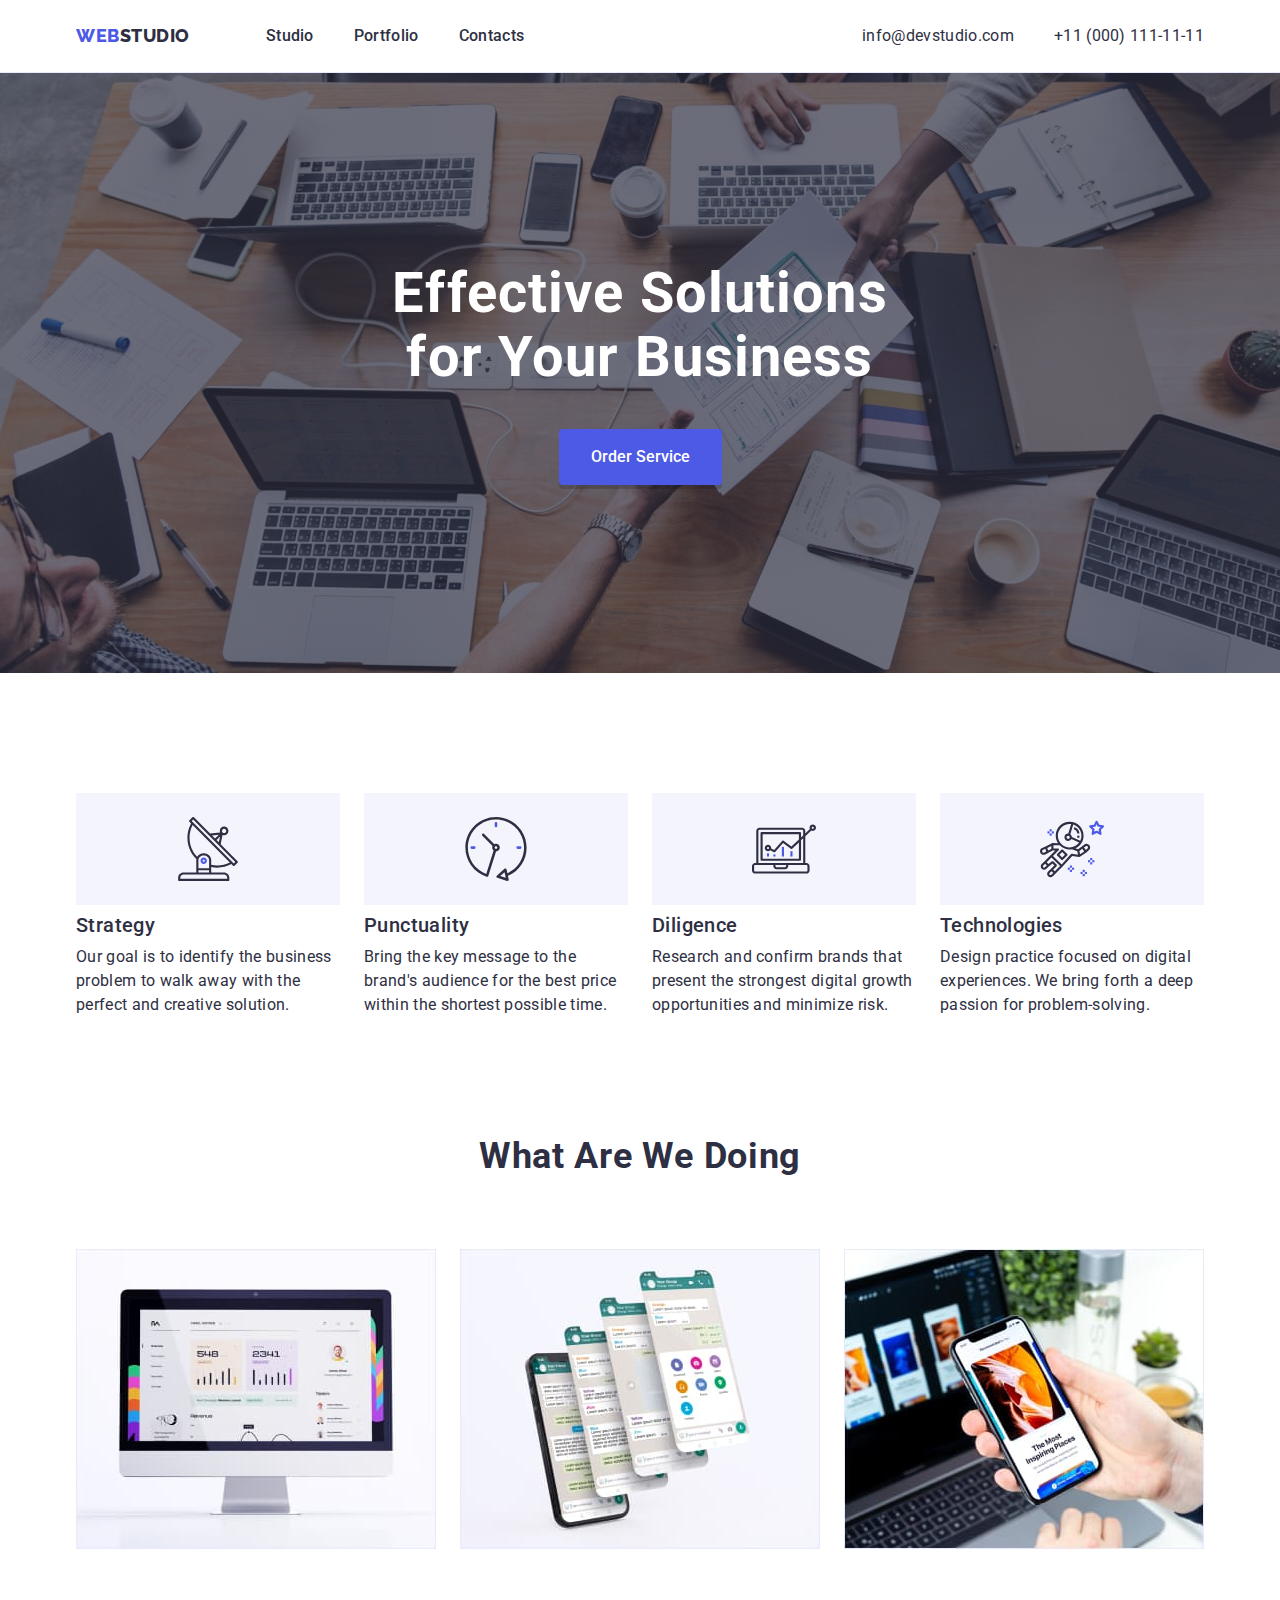
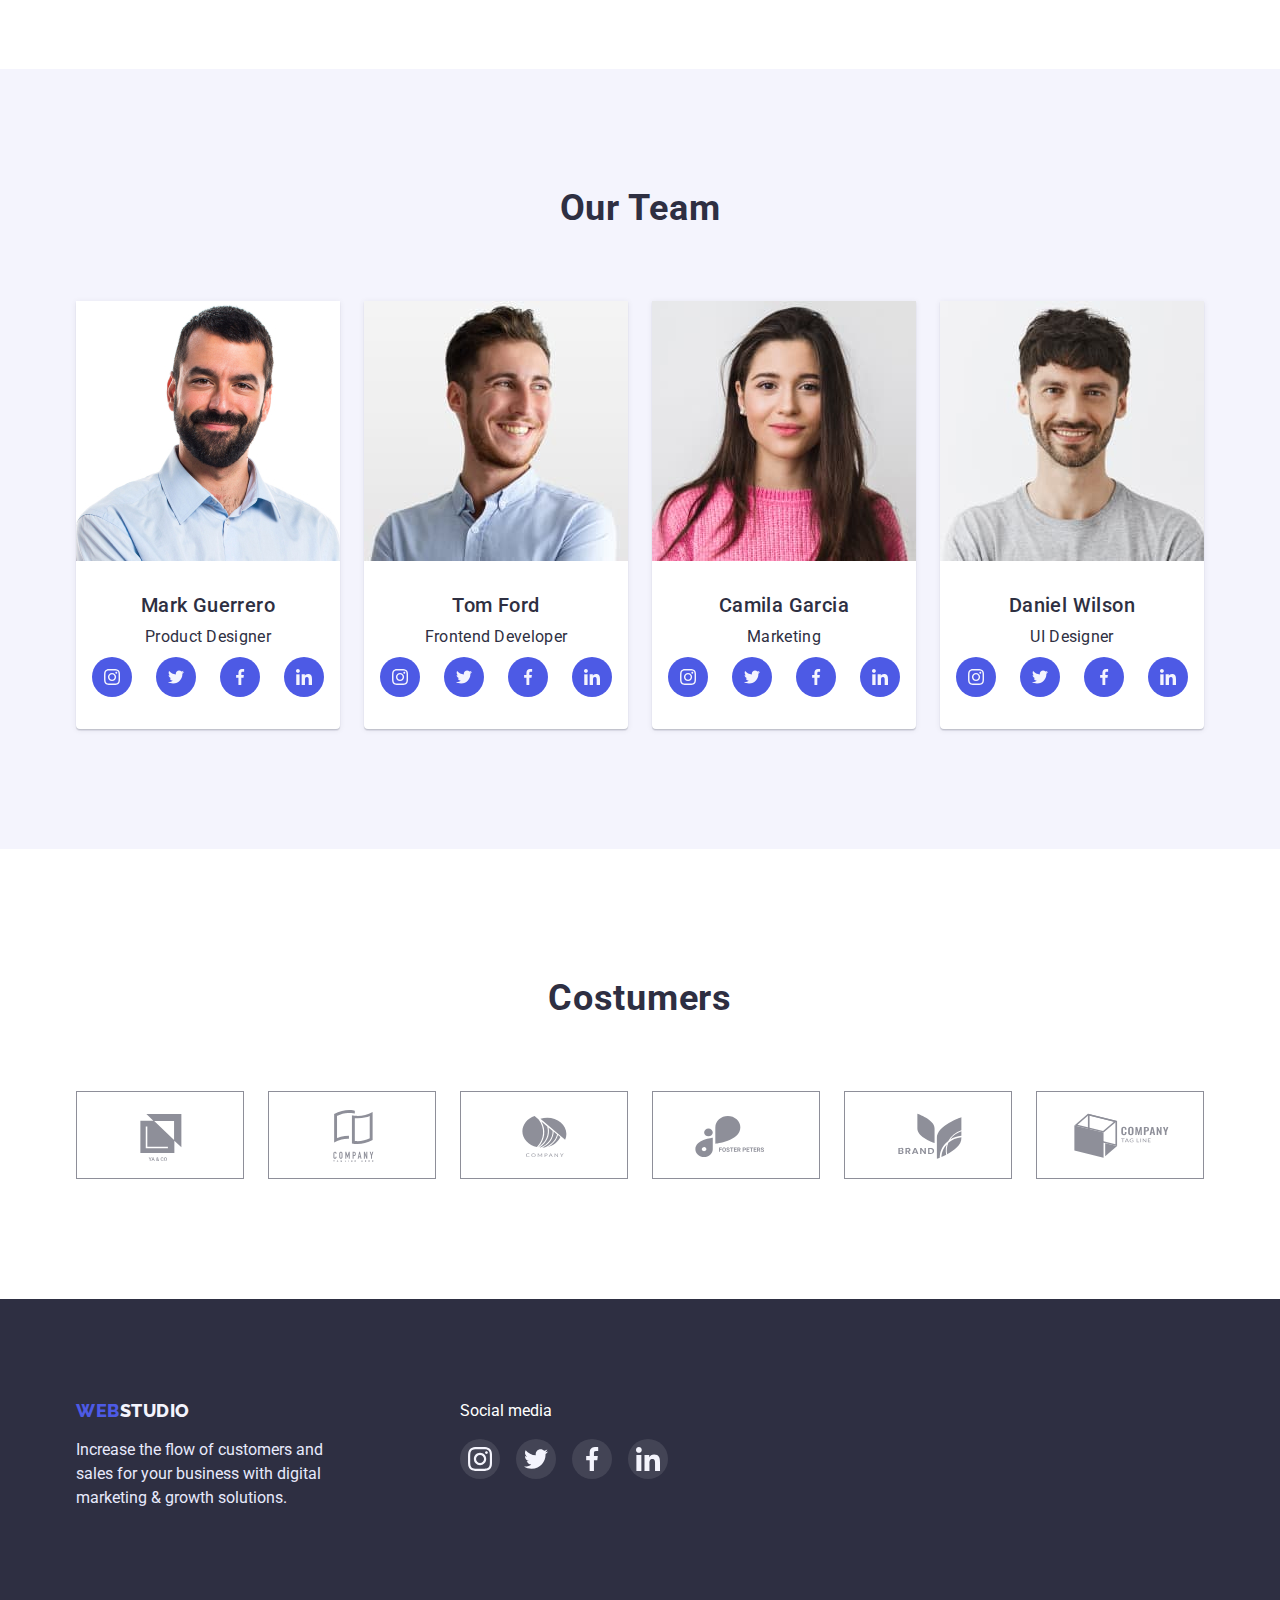
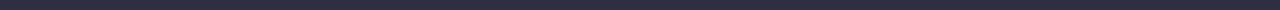
<file: index.html>
<!DOCTYPE html>
<html lang="en">
<head>
    <meta charset="UTF-8">
    <meta http-equiv="X-UA-Compatible" content="IE=edge">
    <meta name="viewport" content="width=device-width, initial-scale=1.0">
    <title>WebStudio</title>
    <link rel="preconnect" href="https://fonts.googleapis.com">
    <link rel="preconnect" href="https://fonts.gstatic.com" crossorigin>
    <link href="https://fonts.googleapis.com/css2?family=Raleway:wght@800&family=Roboto:wght@400;500;700;900&display=swap"
        rel="stylesheet">  
    <link rel="stylesheet" href="https://cdnjs.cloudflare.com/ajax/libs/modern-normalize/1.0.0/modern-normalize.min.css" >
    <link rel="stylesheet" href="./css/styles.css">
</head>
<body>
    <header class="head">
        <div class="container head-content ">
            <nav class="nav-content">
                <a class="logo link" href="./index.html"><span class="logo-web"> Web</span>Studio</a>
                <ul class="nav-list list">
                    <li class="nav-item"> <a class="link" href="">Studio</a></li>
                    <li class="nav-item"> <a class="link" href="./portfolio.html">Portfolio</a></li>
                    <li class="nav-item"> <a class="link" href="">Contacts</a></li>
                </ul>
            </nav>
            <address class="contacts list ">
                <ul class="contacts-list ">
                    <li class="contacts-item"> <a class="link mail" href="mailto:info@devstudio.com">info@devstudio.com</a></li>
                    <li class="contacts-item"><a class="link tel" href="tel:+110001111111">+11 (000) 111-11-11</a></li>
                </ul>
            </address>
        </div>
    </header>
    <main class="main-studio">
        <section class="hero">
            <div class="container hero-content">
                <h1 class="hero-title">Effective Solutions for Your Business</h1>
                <button class="hero-button " type="button">Order Service </button> 
            </div>
        </section>
        <section class="main-content">
            <section class="features">
                <div class="container ">
                    <h2 hidden>features</h2>
                    <ul class="features-list list">
                        <li class="features-item"> 
                            <div class="features-content-icon">
                            <svg class="features-icon" width="64" height="64">
                                <use href="./images/sprite.svg#icon-antenna-1" ></use>
                            </svg>
                            </div>
                            <h3 class="features-title">Strategy</h3>
                            <p class="features-subtitle">Our goal is to identify the business
                            problem to walk away with the perfect and creative solution.</p>
                        </li>
                        <li class="features-item">
                            <div class="features-content-icon">
                                <svg class="features-icon"  width="64" height="64">
                                    <use href="./images/sprite.svg#icon-clock-1"></use>
                                </svg>
                            </div>
                            <h3 class="features-title">Punctuality</h3>
                            <p class="features-subtitle">Bring the key message to the brand's audience for the best price within the shortest possible time.</p>
                        </li>
                        <li class="features-item">
                            <div class="features-content-icon">
                                <svg class="features-icon" width="64" height="64">
                                    <use href="./images/sprite.svg#icon-diagram-1" ></use>
                                </svg>
                            </div>
                            <h3 class="features-title">Diligence</h3>
                            <p class="features-subtitle">Research and confirm brands that present the strongest digital growth opportunities and minimize risk.</p>
                        </li>
                        <li class="features-item">
                           <div class="features-content-icon">
                                <svg class="features-icon" width="64" height="64">
                                    <use href="./images/sprite.svg#icon-astronaut-1" ></use>
                                </svg>
                            </div>
                            <h3 class="features-title">Technologies</h3>
                            <p class="features-subtitle">Design practice focused on digital experiences. We bring forth a deep passion for problem-solving.</p>
                        </li>
                    </ul>
                </div>
            </section>
            <section class="work">
                <div class="container">
                    <h2 class="work-title">What are we doing</h2>
                    <ul class="work-list list">
                        <li class="work-item">
                            <img src="./images/work/comp.jpg" alt="computer" width="360" >
                        </li>
                        <li class="work-item">
                            <img src="./images/work/Rectangle.jpg" alt="message" width="360" >
                        </li>
                        <li class="work-item">
                            <img src="./images/work/tel.jpg" alt="result" width="360" >
                        </li>
                    </ul>
                </div>
            </section>
            <section class="team team-content">
                <div class="container">
                    <h2 class="team-title">Our Team</h2>
                    <ul class="team-list list">
                        <li class="team-item ">
                            <img src="./images/team/Mark-Guerrero.jpg" alt="Mark-Guerrero" width="264">
                            <h3 class="team-subtitle">Mark Guerrero</h3>
                            <p class="team-text">Product Designer</p>
                            <ul class="team-social-list">
                                <li>
                                    <a class="team-social-link link" href="">
                                        <svg class="team-social-icon" width="16" height="16">
                                            <use href="./images/sprite.svg#icon-instagram-2"></use>
                                        </svg>
                                    </a>
                                </li>
                                <li>
                                    <a class="team-social-link link" href="">
                                        <svg class="team-social-icon" width="16" height="16">
                                            <use href="./images/sprite.svg#icon-twitter-1"></use>
                                        </svg>
                                    </a>
                                </li>
                                <li>
                                    <a class="team-social-link link" href="">
                                        <svg class="team-social-icon" width="16" height="16">
                                            <use href="./images/sprite.svg#icon-facebook-1"></use>
                                        </svg>
                                    </a>
                                </li>
                                <li>
                                    <a class="team-social-link link" href="">
                                        <svg class="team-social-icon" width="16" height="16">
                                            <use href="./images/sprite.svg#icon-linkedin-1"></use>
                                        </svg>
                                    </a>
                                </li>
                            </ul>
                        </li>
                        <li class="team-item ">
                            <img src="./images/team/Tom-Ford.jpg" alt="Tom-Ford" width="264">
                            <h3 class="team-subtitle">Tom Ford</h3>
                            <p class="team-text">Frontend Developer</p>
                            <ul class="team-social-list">
                                <li>
                                    <a class="team-social-link link" href="">
                                        <svg class="team-social-icon" width="16" height="16">
                                            <use href="./images/sprite.svg#icon-instagram-2"></use>
                                        </svg>
                                    </a>
                                </li>
                                <li>
                                    <a class="team-social-link link" href="">
                                        <svg class="team-social-icon" width="16" height="16">
                                            <use href="./images/sprite.svg#icon-twitter-1"></use>
                                        </svg>
                                    </a>
                                </li>
                                <li>
                                    <a class="team-social-link link" href="">
                                        <svg class="team-social-icon" width="16" height="16">
                                            <use href="./images/sprite.svg#icon-facebook-1"></use>
                                        </svg>
                                    </a>
                                </li>
                                <li>
                                    <a class="team-social-link link" href="">
                                        <svg class="team-social-icon" width="16" height="16">
                                            <use href="./images/sprite.svg#icon-linkedin-1"></use>
                                        </svg>
                                    </a>
                                </li>
                            </ul>
                        </li>
                        <li class="team-item ">
                            <img src="./images/team/Camila-Garcia.jpg" alt="Camila-Garcia" width="264">
                            <h3 class="team-subtitle">Camila Garcia</h3>
                            <p class="team-text">Marketing</p>
                            <ul class="team-social-list">
                                <li>
                                    <a class="team-social-link link" href="">
                                        <svg class="team-social-icon" width="16" height="16">
                                            <use href="./images/sprite.svg#icon-instagram-2"></use>
                                        </svg>
                                    </a>
                                </li>
                                <li>
                                    <a class="team-social-link link" href="">
                                        <svg class="team-social-icon" width="16" height="16">
                                            <use href="./images/sprite.svg#icon-twitter-1"></use>
                                        </svg>
                                    </a>
                                </li>
                                <li>
                                    <a class="team-social-link link" href="">
                                        <svg class="team-social-icon" width="16" height="16">
                                            <use href="./images/sprite.svg#icon-facebook-1"></use>
                                        </svg>
                                    </a>
                                </li>
                                <li>
                                    <a class="team-social-link link" href="">
                                        <svg class="team-social-icon" width="16" height="16">
                                            <use href="./images/sprite.svg#icon-linkedin-1"></use>
                                        </svg>
                                    </a>
                                </li>
                            </ul>
                        </li>
                        <li class="team-item ">
                            <img src="./images/team/Daniel-Wilson.jpg" alt="Daniel-Wilson" width="264">
                            <h3 class="team-subtitle">Daniel Wilson</h3>
                            <p class="team-text">UI Designer</p>
                            <ul class="team-social-list">
                                <li>
                                    <a class="team-social-link link" href="">
                                        <svg class="team-social-icon" width="16" height="16">
                                            <use href="./images/sprite.svg#icon-instagram-2"></use>
                                        </svg>
                                    </a>
                                </li>
                                <li>
                                    <a class="team-social-link link" href="">
                                        <svg class="team-social-icon" width="16" height="16">
                                            <use href="./images/sprite.svg#icon-twitter-1"></use>
                                        </svg>
                                    </a>
                                </li>
                                <li>
                                    <a class="team-social-link link" href="">
                                        <svg class="team-social-icon" width="16" height="16">
                                            <use href="./images/sprite.svg#icon-facebook-1"></use>
                                        </svg>
                                    </a>
                                </li>
                                <li>
                                    <a class="team-social-link link" href="">
                                        <svg class="team-social-icon" width="16" height="16">
                                            <use href="./images/sprite.svg#icon-linkedin-1"></use>
                                        </svg>
                                    </a>
                                </li>
                            </ul>
                        </li>
                    </ul>
                </div>
            </section>
        </section>
        <section class="customers">
            <div class="container">
                <h2 class="costumers-title">Costumers</h2>
                <ul class="customers-list list">
                    <li class="customers-item ">
                        <a class="customers-link link" href="">
                            <svg class="customers-icon">
                                <use href="./images/sprite.svg#icon-Logo"></use>
                            </svg>
                        </a>
                    </li>
                    <li class="customers-item ">
                        <a class="customers-link link" href="">
                            <svg class="customers-icon">
                                <use href="./images/sprite.svg#icon-Logo-2"></use>
                            </svg>
                        </a>
                    </li>
                    <li class="customers-item">
                        <a class="customers-link link" href="">
                            <svg class="customers-icon">
                                <use href="./images/sprite.svg#icon-Logo-3"></use>
                            </svg>
                        </a>
                    </li>
                    <li class="customers-item">
                        <a class="customers-link link" href="">
                            <svg class="customers-icon">
                                <use href="./images/sprite.svg#icon-Logo-4"></use>
                            </svg>
                        </a>
                    </li>
                    <li class="customers-item">
                        <a class="customers-link link" href="">
                            <svg class="customers-icon">
                                <use href="./images/sprite.svg#icon-Logo-5"></use>
                            </svg>
                        </a>
                    </li>
                    <li class="customers-item">
                        <a class="customers-link link" href="">
                            <svg class="customers-icon">
                                <use href="./images/sprite.svg#icon-Logo-6"></use>
                            </svg>
                        </a>
                    </li>
                </ul>
            </div>
        </section>
    </main>
    <footer class="footer">
        <section>
            <div class="container footer-content ">
                <div class="footer-logo-content">
                    <a class="footer-logo link" href="./index.html"><span class="logo-web"> Web</span>Studio</a>
                    <p class="footer-text">Increase the flow of customers and sales for your business with digital marketing &
                        growth solutions.</p>
                </div>
                <div class="footer-social-content">
                    <p class="footer-title">Social media</p>
                    <ul class="footer-social-list list">
                        <li>
                            <a class="footer-social-link link" href="">
                                <svg class="footer-social-icon" width="24" height="24">
                                    <use href="./images/sprite.svg#icon-instagram-2"></use>
                                </svg>
                            </a>
                        </li>
                        <li>
                            <a class="footer-social-link link" href="">
                                <svg class="footer-social-icon"  width="24" height="24">
                                    <use href="./images/sprite.svg#icon-twitter-1"></use>
                                </svg>
                            </a>
                        </li>
                        <li>
                            <a class="footer-social-link link" href="">
                                <svg  class="footer-social-icon" width="24" height="24">
                                    <use href="./images/sprite.svg#icon-facebook-1"></use>
                                </svg>
                            </a>
                        </li>
                        <li>
                            <a class="footer-social-link link" href="">
                                <svg class="footer-social-icon" width="24" height="24">
                                    <use href="./images/sprite.svg#icon-linkedin-1"></use>
                                </svg>
                            </a>
                        </li>
                    </ul>

                </div>
            </div>
        </section>
    </footer>
    
</body>
</html>
</file>
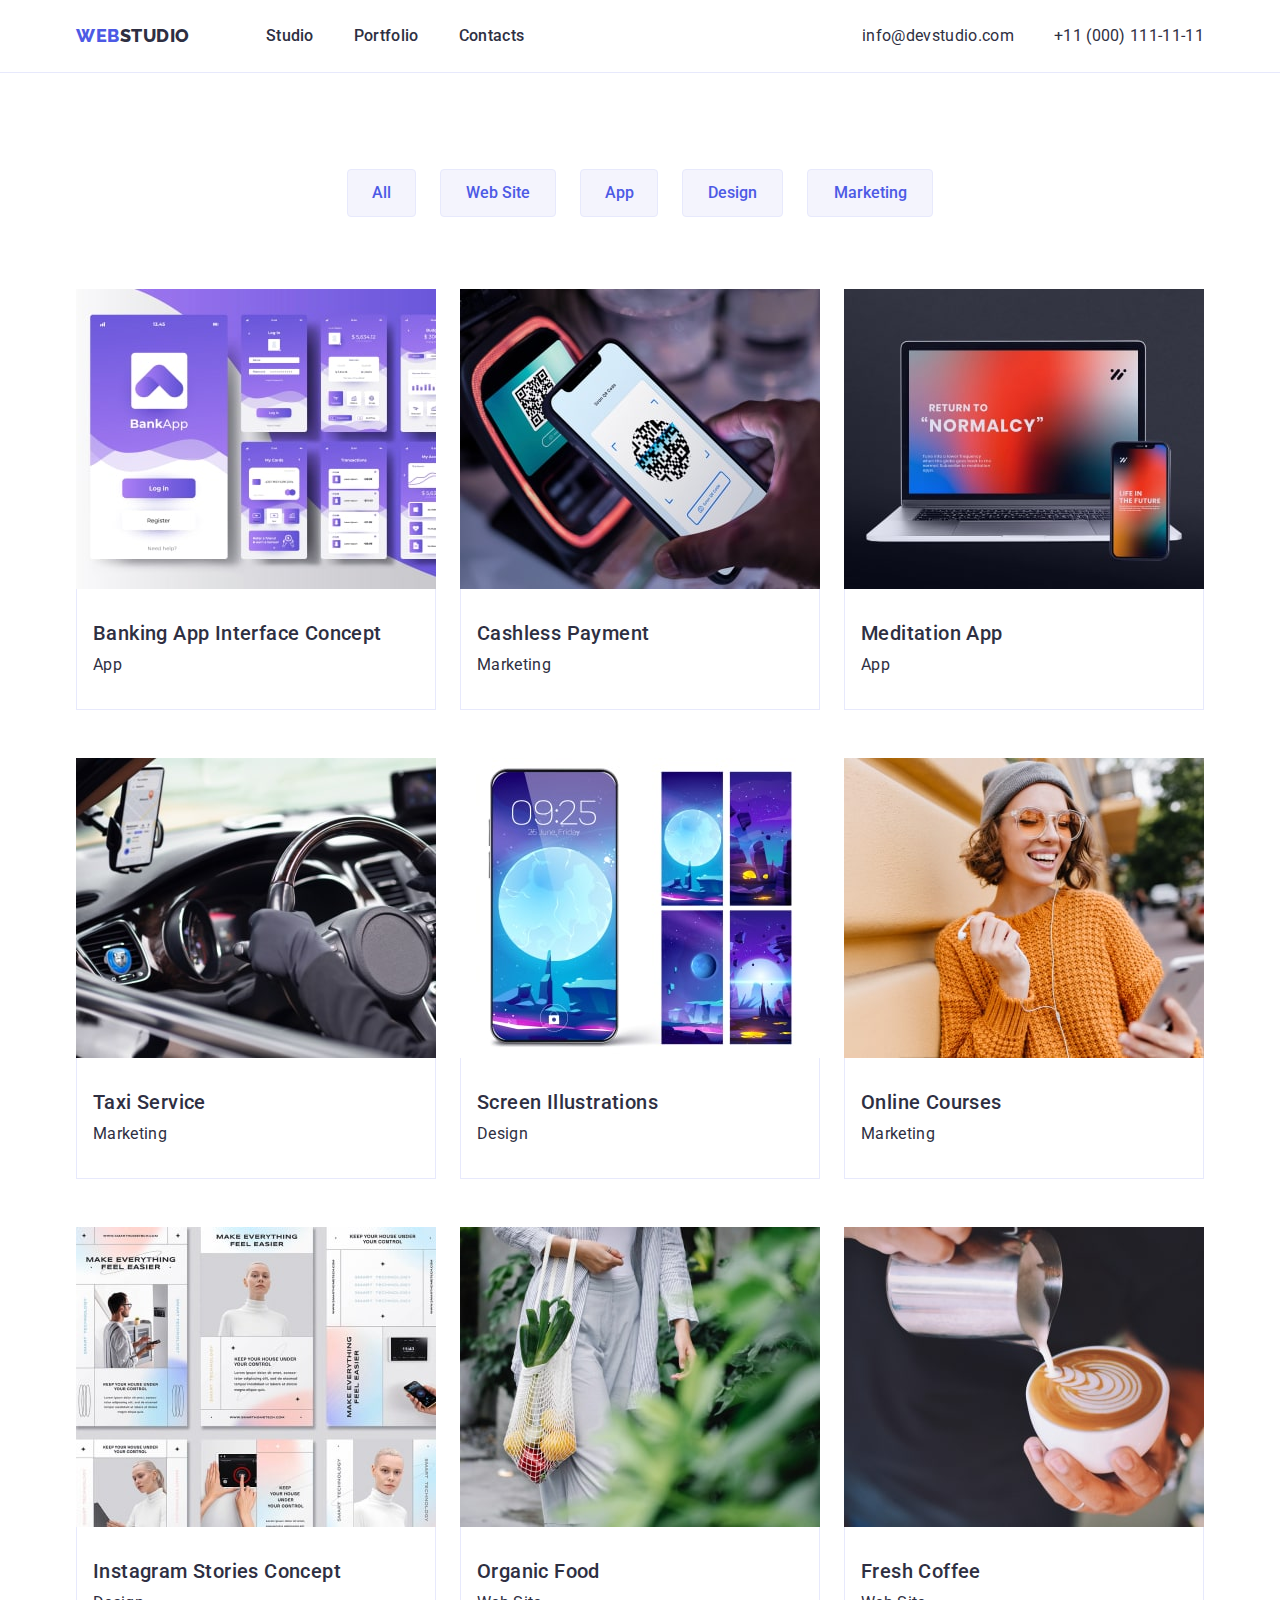
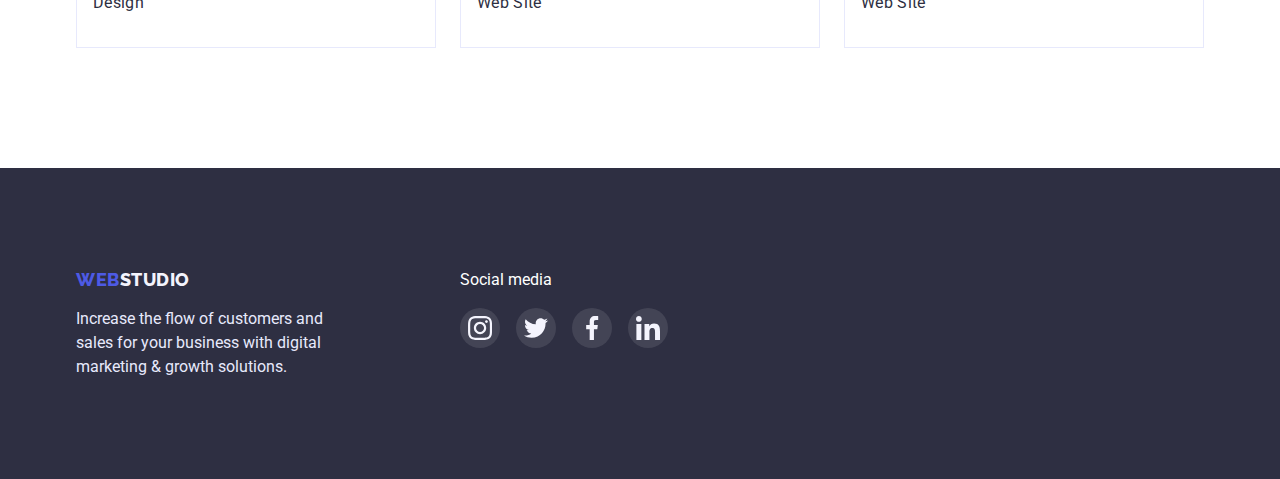
<file: portfolio.html>
<!DOCTYPE html>
<html lang="en">
<head>
    <meta charset="UTF-8">
    <meta http-equiv="X-UA-Compatible" content="IE=edge">
    <meta name="viewport" content="width=device-width, initial-scale=1.0">
    <title>Portfolio</title>
    <link rel="preconnect" href="https://fonts.googleapis.com">
    <link rel="preconnect" href="https://fonts.gstatic.com" crossorigin>
    <link href="https://fonts.googleapis.com/css2?family=Raleway:wght@800&family=Roboto:wght@400;500;700;900&display=swap"
        rel="stylesheet">
    <link rel="stylesheet" href="https://cdnjs.cloudflare.com/ajax/libs/modern-normalize/1.0.0/modern-normalize.min.css" >
    <link rel="stylesheet" href="./css/styles.css">

</head>
<body>
    <header class="head">
        <div class="container head-content ">
            <nav class="nav-content">
                <a class="logo link" href="./index.html"><span class="logo-web"> Web</span>Studio</a>
                <ul class="nav-list list">
                    <li class="nav-item"> <a class="link" href="./index.html">Studio</a></li>
                    <li class="nav-item"> <a class="link" href="">Portfolio</a></li>
                    <li class="nav-item"> <a class="link" href="">Contacts</a></li>
                </ul>
            </nav>
            <address class="contacts list ">
                <ul class="contacts-list ">
                    <li class="contacts-item"> <a class="link mail" href="mailto:info@devstudio.com">info@devstudio.com</a>
                    </li>
                    <li class="contacts-item"><a class="link tel" href="tel:+110001111111">+11 (000) 111-11-11</a></li>
                </ul>
            </address>
        </div>
    </header>
<main>
    
    <section class="project">
        <div class="container">
            <h1 hidden>Filter Btn</h1>
            <ul class="filter-btn list">
                <li><button class="filter-btn-all fil-btn" type="button">All</button></li>
                <li><button class=" filter-btn-web fil-btn" type="button">Web Site</button></li>
                <li><button class=" filter-btn-app fil-btn" type="button">App</button></li>
                <li><button class=" filter-btn-des fil-btn" type="button">Design</button></li>
                <li><button class=" filter-btn-market fil-btn" type="button">Marketing</button></li>
            </ul>
            <ul class="project-list list"> 
                <li class="project-item ">
                    <a class="project-link link" href="">
                        <img src="./img-portfolio/compressjpeg/img2min.jpg" alt="Banking App" width="360">
                    <div class="project-card-info">
                        <h2 class="project-title link">Banking App Interface Concept</h2>
                        <p class="project-subtitle link">App</p>
                    </div>
                    </a>
                </li>
                <li class="project-item" >
                    <a class="project-link link" href="">
                        <img  src="./img-portfolio/compressjpeg/img5min.jpg" alt="Payment" width="360">
                     <div class="project-card-info"> 
                        <h2 class="project-title link">Cashless Payment</h2>
                        <p class="project-subtitle link"> Marketing</p>
                    </div>
                    </a>
                </li>
                <li class="project-item" >
                    <a class="project-link link" href="">
                        <img src="./img-portfolio/compressjpeg/img6min.jpg" alt="Meditaion App" width="360">
                    <div class="project-card-info">
                        <h2 class="project-title link">Meditation App</h2>
                        <p class="project-subtitle link">App</p>
                    </div>
                    </a>
                </li>
                <li class="project-item" >
                    <a class="project-link link" href="">
                        <img src="./img-portfolio/compressjpeg/img7min.jpg" alt="Taxi Service" width="360">
                    <div class="project-card-info">
                        <h2 class="project-title link">Taxi Service</h2>
                        <p class="project-subtitle link">Marketing</p>
                    </div>
                    </a>
                </li>
                <li class="project-item" >
                    <a class="project-link link" href="">
                        <img src="./img-portfolio/compressjpeg/img8min.jpg" alt="Screen Illustrations" width="360">
                    <div class="project-card-info">
                        <h2 class="project-title link">Screen Illustrations</h2>
                        <p class="project-subtitle link">Design</p>
                    </div>
                    </a>
                </li>
                <li class="project-item" >
                    <a class="project-link link" href="">
                        <img src="./img-portfolio/compressjpeg/img9min.jpg" alt="Online Courses" width="360">
                    <div class="project-card-info">
                        <h2 class="project-title link">Online Courses</h2>
                        <p class="project-subtitle link">Marketing</p>
                    </div>
                    </a>
                </li>
                <li class="project-item" >
                    <a class="project-link link" href="">
                        <img src="./img-portfolio/compressjpeg/img10min.jpg" alt="Instagram Stories" width="360">
                    <div class="project-card-info">
                        <h2 class="project-title link">Instagram Stories Concept</h2>
                        <p class="project-subtitle link">Design</p>
                    </div>
                    </a>
                </li>
                <li class="project-item" >
                    <a class="project-link link" href="">
                        <img src="./img-portfolio/compressjpeg/img11min.jpg" alt="Organic Food" width="360">
                    <div class="project-card-info">
                        <h2 class="project-title link">Organic Food</h2>
                        <p class="project-subtitle link">Web Site</p>
                    </div>
                    </a>
                </li>
                <li class="project-item" >
                    <a class="project-link link" href="">
                        <img src="./img-portfolio/compressjpeg/img12min.jpg" alt="Fresh Coffee" width="360">
                    <div class="project-card-info">
                        <h2 class="project-title link">Fresh Coffee</h2>
                        <p class="project-subtitle link">Web Site</p>
                    </div>
                    </a>
                </li>
            </ul>
        </div>
    </section>
   
</main>
    <footer class="footer">
        <section>
            <div class="container footer-content ">
                <div class="footer-logo-content">
                    <a class="footer-logo link" href="./index.html"><span class="logo-web"> Web</span>Studio</a>
                    <p class="footer-text">Increase the flow of customers and sales for your business with digital marketing
                        &
                        growth solutions.</p>
                </div>
                <div class="footer-social-content">
                    <p class="footer-title">Social media</p>
                    <ul class="footer-social-list list">
                        <li>
                            <a class="footer-social-link link" href="">
                                <svg class="footer-social-icon" width="24" height="24">
                                    <use href="./images/sprite.svg#icon-instagram-2"></use>
                                </svg>
                            </a>
                        </li>
                        <li>
                            <a class="footer-social-link link" href="">
                                <svg class="footer-social-icon" width="24" height="24">
                                    <use href="./images/sprite.svg#icon-twitter-1"></use>
                                </svg>
                            </a>
                        </li>
                        <li>
                            <a class="footer-social-link link" href="">
                                <svg class="footer-social-icon" width="24" height="24">
                                    <use href="./images/sprite.svg#icon-facebook-1"></use>
                                </svg>
                            </a>
                        </li>
                        <li>
                            <a class="footer-social-link link" href="">
                                <svg class="footer-social-icon" width="24" height="24">
                                    <use href="./images/sprite.svg#icon-linkedin-1"></use>
                                </svg>
                            </a>
                        </li>
                    </ul>
    
                </div>
            </div>
        </section>
    </footer>
</body>
</html>
</file>
<file: css/styles.css>
:root {
    --hover-color: #404BBF;
    --color-navy-blue: #2E2F42;
    --color-iris:#4D5AE5;
    --background-color-cloud:#F4F4FD;
    
}

h1,
h2,
h3,
h4,
p {
    margin: 0;
}
ul {
    margin: 0;
    padding: 0;
}
img {
    display: block;
    max-width: 100%;
    height: auto;
}


body {
    font-family: "Roboto", sans-serif;
    color:var(--color-navy-blue);
    
}
.container {
    width: 1158px;
    margin: 0 auto;
    padding: 0 15px;
    
}
.item {
   
}

.list li {
    list-style: none;
}
.link {
    display: block;
    text-decoration: none;
    color: var(--color-navy-blue);

}
.link:hover, .link:focus {
    color: var(--hover-color);
}



/*-------------------------- header --------------------------*/

.head {
    padding: 24px 0;
    box-sizing: border-box;
    border-bottom: 1px solid #E7E9FC;
    background-color: #FFFFFF
    
}
.head-content {
    display: flex;
    align-items: center;
    justify-content: space-between;

}
.nav-content {
    display: flex;
    align-items: center;
}
.logo {
    font-family: "Raleway", sans-serif;
    font-weight: 800;
    font-size: 18px;
    line-height: 1.3;
    color: var(--color-navy-blue);
    margin-right: 76px;

    letter-spacing: 0.03em;
    text-transform: uppercase;
}
.logo-web {
    font-family: "Raleway", sans-serif;
    font-weight: 800;
    font-size: 18px;
    line-height: 1.3;
    color: var(--color-iris);

    letter-spacing: 0.03em;
    text-transform: uppercase;
}

.contacts {
}
.nav-list {
    display: flex;
    gap: 30px;
    font-weight: 500;
    font-size: 16px;
    line-height: 1.5;
    letter-spacing: 0.02em;
    gap: 40px;
}
.contacts-list {
    display: flex;
    gap: 40px;
}
.contacts-item {
    font-family: inherit;
    font-style: normal;
    font-weight: 400;
    font-size: 16px;
    line-height: 1.5;
    letter-spacing: 0.02em;
    color: #434455;
}
    
.mail {
}
.tel {
}



/*------------------- hero studio ---------------------*/
.hero {
    max-width: 1440px;
    margin-left: auto;
    margin-right: auto;
    padding: 188px 0;
    text-align: center;
    background-image: linear-gradient(rgba(46, 47, 66, 0.7), rgba(46, 47, 66, 0.7)),
      url('../images/hero/people-office.jpg');
    background-repeat: no-repeat;
    background-size: cover;
    background-color: var(--color-navy-blue);
}
.hero-content {
}
.hero-title {
    margin: 0 auto;
    width: 496px;
    height: 120px;
    font-size: 56px;
    text-align: center;
    letter-spacing: 0.02em;
    color: #FFFFFF;

}
.hero-button {
    padding: 16px 32px;
    background: var(--color-iris);
    border: 1px;
    font-weight: 500;
    font-size: 16px;
    line-height: 1.5;
    color: #FFFFFF;
    font-family: inherit;
    margin-top: 48px;
    border-radius: 4px;
    box-shadow: 0 4px  rgba(0, 0, 0, 0.15);
}    
    
.hero-button:hover,
.hero-button:focus  {
    background-color: var(--hover-color);

}

/*------------------- features studio ---------------------*/


.main-content {
    padding: 120px 0;

}
.features {
    padding-bottom: 120px;
}
.features-list {
    display: flex;
    justify-content: center;
    gap: 24px;
   
}

.features-item {
   width: calc((100% - 72px) / 4);
}
.features-content-icon {
    display: flex;
    justify-content: center;
    align-items: center;
    width: 264px;
    height: 112px;
    margin-bottom: 8px;
    background-color: var(--background-color-cloud);
}

.features-icon {


}
.features-title {
    font-weight: 500;
    font-size: 20px;
    line-height: 1.2;
    letter-spacing: 0.02em;

}

.features-subtitle {
    font-size: 16px;
    line-height: 1.5;
    letter-spacing: 0.02em;
    margin-top: 8px;
    width: 264px;
}


/*------------------- work studio ---------------------*/
.work {
    padding-bottom: 120px;
}
.work-title {
    font-weight: 700;
    font-size: 36px;
    line-height: 1.11;
    text-align: center;
    letter-spacing: 0.02em;
    text-transform: capitalize;
}

.work-list {
    display: flex;
    margin-top: 72px;
    gap: 24px;
}

.work-item {
    width: calc((100% - 48px) / 3);
}



/*------------------- team studio  ---------------------*/

.team {
    background: var(--background-color-cloud);
    color: var(--color-navy-blue);
}
.team-content {
    padding: 120px 0;
}

.team-title {
    font-weight: 700;
    font-size: 36px;
    line-height: 1.11;
    text-align: center;
    letter-spacing: 0.02em;
    text-transform: capitalize;
}

.team-list {
    display: flex;
    margin-top: 72px;
    gap: 24px;
}
.team-item {
    width: calc((100% - 72px) / 4);
    padding-bottom: 32px;

    background: #FFFFFF;
    box-shadow: 0px 1px 6px rgba(46, 47, 66, 0.08), 0px 1px 1px rgba(46, 47, 66, 0.16), 0px 2px 1px rgba(46, 47, 66, 0.08);
    border-radius: 0px 0px 4px 4px;
}

.team-subtitle {
    margin-top: 32px;
    font-weight: 500;
    font-size: 20px;
    line-height: 1.2;
    text-align: center;
    letter-spacing: 0.02em;
}

.team-text {
    margin-top: 8px;
    font-size: 16px;
    line-height: 1.5;
    text-align: center;
    letter-spacing: 0.02em;
}
.team-social-list {
    display: flex;
    justify-content: center;
    gap: 24px;
    margin-top: 8px;
}
.team-social-link {
    display: flex;
    justify-content: center;
    align-items: center;
    Width: 40px;
    Height: 40px;
    border-radius: 50%;
    background-color: var(--color-iris);
}
.team-social-link:hover,
.team-social-link:focus {
    background-color: var(--hover-color);
}
.team-social-icon {
}

/*------------------- customers --------------------*/
.customers {
    padding: 10px 0 120px;
}

.costumers-title {
    color: var(--color-navy-blue);
    margin-bottom: 72px;
    font-weight: 700;
    font-size: 36px;
    line-height: 1.11;
    text-align: center;
    letter-spacing: 0.02em;
    text-transform: capitalize;
}

.customers-list {
    display: flex;
    justify-content: center;
    gap: 24px;
}

.customers-item {
    width: 168px;
    height: 88px;
    border: 1px solid #8E8F99;
}
.customers-item:hover  {
    border-color: var(--hover-color);
}

.customers-link {
    display: flex;
    justify-content: center;
    align-items: center;
    width: 100%;
    height: 100%;
}

.customers-link:hover .customers-icon,
.customers-link:focus .customers-icon {
    fill: var(--hover-color);
}
.customers-icon {
    width: 104px;
    height: 56px;
    fill:#8E8F99
}



/*------------------- filter btn portfolio ---------------------*/

.filter {
}

.filter-btn {
    display: flex;
    justify-content: center;
    gap: 24px;
}

.filter-btn > li button:hover,
 .filter-btn > li button:focus  {
    background-color: var(--hover-color);
    color: #FFFFFF;
    box-shadow: 0 4px rgba(0, 0, 0, 0.15);
}

.fil-btn {
    margin-bottom: 72px;
    background: var(--background-color-cloud);
    border-radius: 4px;
    border: 1px solid #E7E9FC;

    font-family: inherit;
    font-weight: 500;
    font-size: 16px;
    line-height: 1.5;
    color: #4D5AE5;

}
.filter-btn-all {
    width: 69px;
    height: 48px;
}
.filter-btn-web {
    width: 116px;
    height: 48px;
}
.filter-btn-app   {
    width: 78px;
    height: 48px;
}
.filter-btn-des {
    width: 101px;
    height: 48px;
}
.filter-btn-market {
    width: 126px;
    height: 48px;

}

/*------------------- project portfolio ---------------------*/

.project {
 padding: 96px 0 120px;    
}
.project-list {
    display: flex;
    flex-wrap: wrap;
    column-gap: 24px;
    row-gap: 48px;
}
.project-link:hover,
.project-link:focus {
    box-shadow: 1px 2px  rgba(46, 47, 66, 0.16);

}
.project-item {
    width: 360px;
    flex-basis: calc((100% - 48px) / 3);
}

.project-card-info {
    display: flex;
    flex-direction: column;
    justify-content: center;
    align-items: flex-start;
    padding: 32px 16px ;
    border:  1px solid #E7E9FC;
    border-top: none;

    width: 360px;
}
.project-title{
    font-weight: 500;
    font-size: 20px;
    line-height: 1.2;
    letter-spacing: 0.02em;
    color: var(--color-navy-blue);
}
.project-subtitle{
    font-size: 16px;
    line-height: 1.5;
    letter-spacing: 0.02em;
    color: var(--color-navy-blue);
    margin-top: 8px;
}


/*------------------- footer ---------------------*/
.footer {
    background: var(--color-navy-blue);
    padding: 100px 0;
}
.footer-content {
    display: flex;
}
.footer-logo {
    margin-bottom: 16px;
    font-family: "Raleway", sans-serif;
    font-weight: 800;
    font-size: 18px;
    line-height: 1.3;
    color: #F4F4FD;

    letter-spacing: 0.03em;
    text-transform: uppercase;
}

.footer-text {
    width: 264px;
    height: 72px;
    font-size: 16px;
    line-height: 1.5;
    color: #E7E9FC;
}
.footer-title {
    color: #FFFFFF;
    font-size: 16px;
    line-height: 1.5;
    margin-bottom: 16px;
}
.footer-social-content {
    margin-left: 120px;
}
.footer-social-list {
    display: flex;
    gap: 16px;
}


.footer-social-link {
    display: flex;
    justify-content: center;
    align-items: center;
    border-radius: 50%;
    background-color: rgba(255, 255, 255, 0.1);
    width: 40px;
    height: 40px;
}
.footer-social-link:hover,
.footer-social-link:focus {
    background-color: #31D0AA;
}

.footer-social-icon {}
</file>
